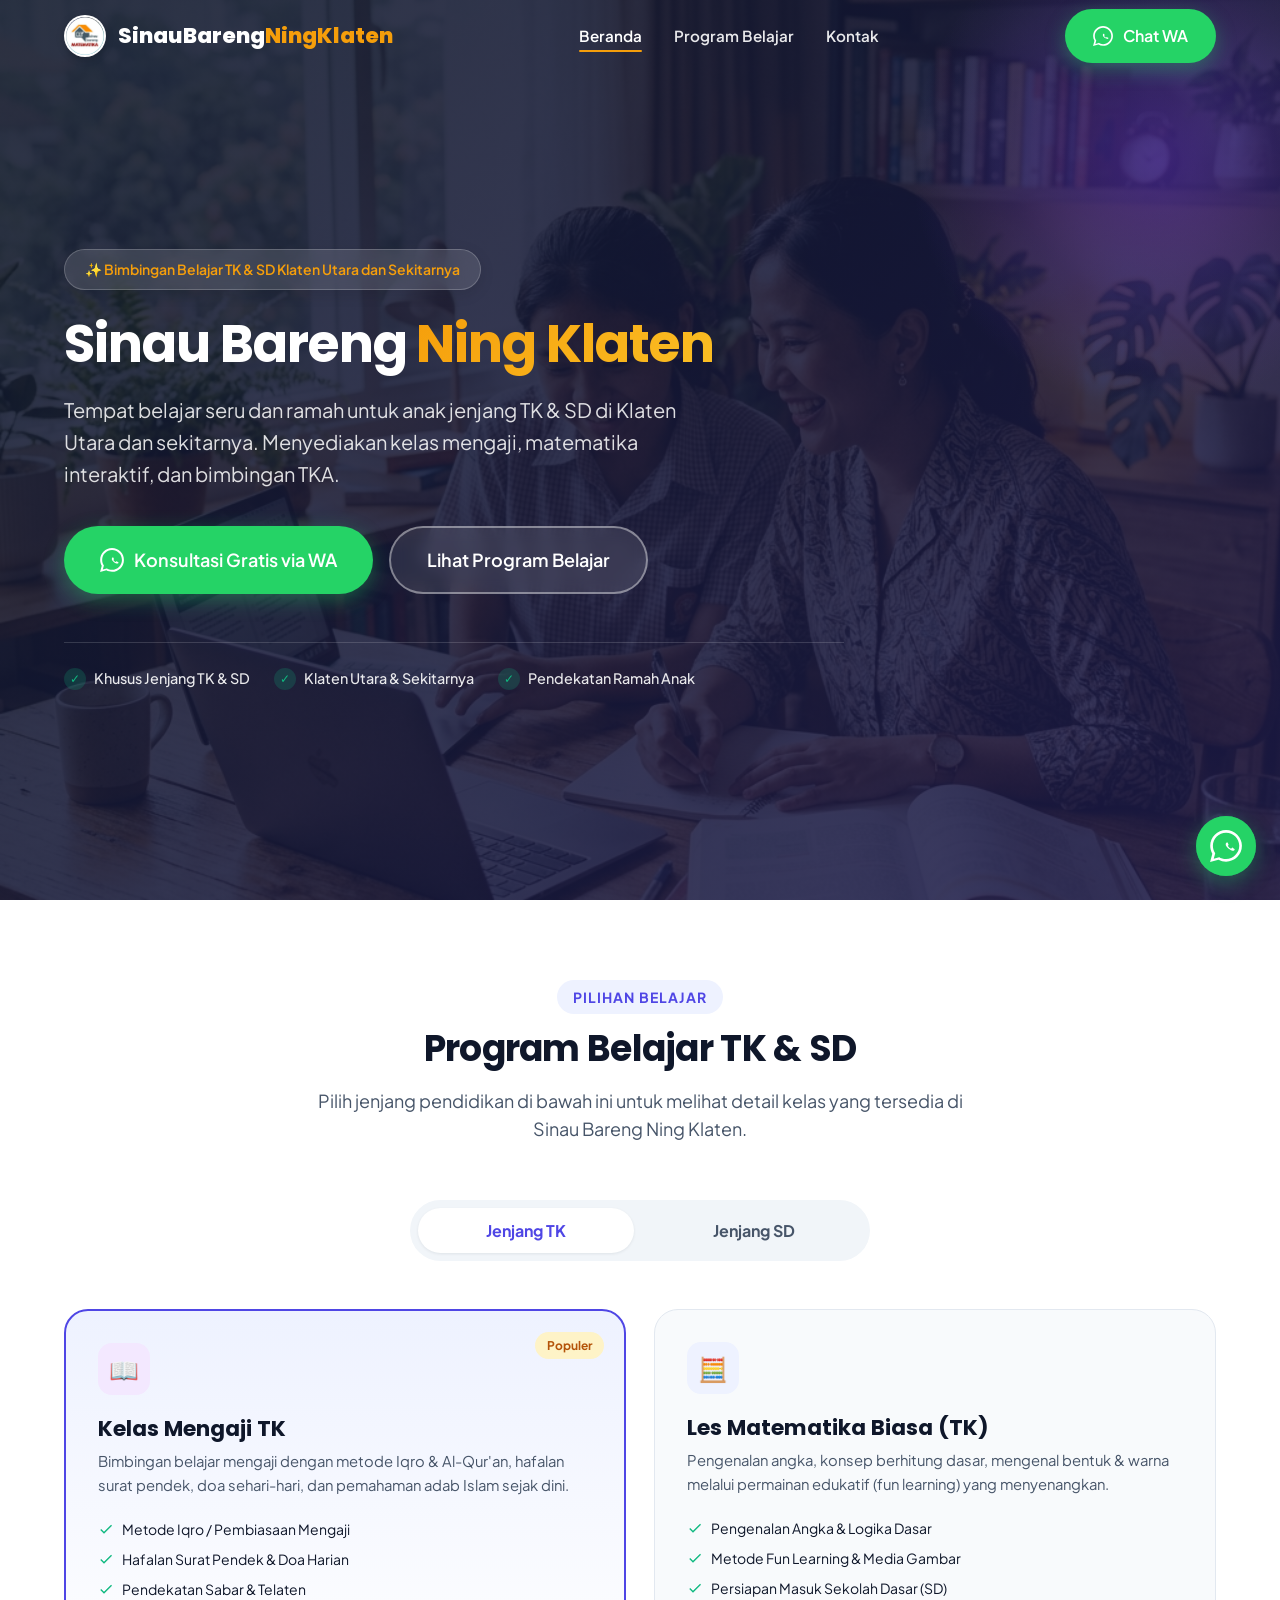
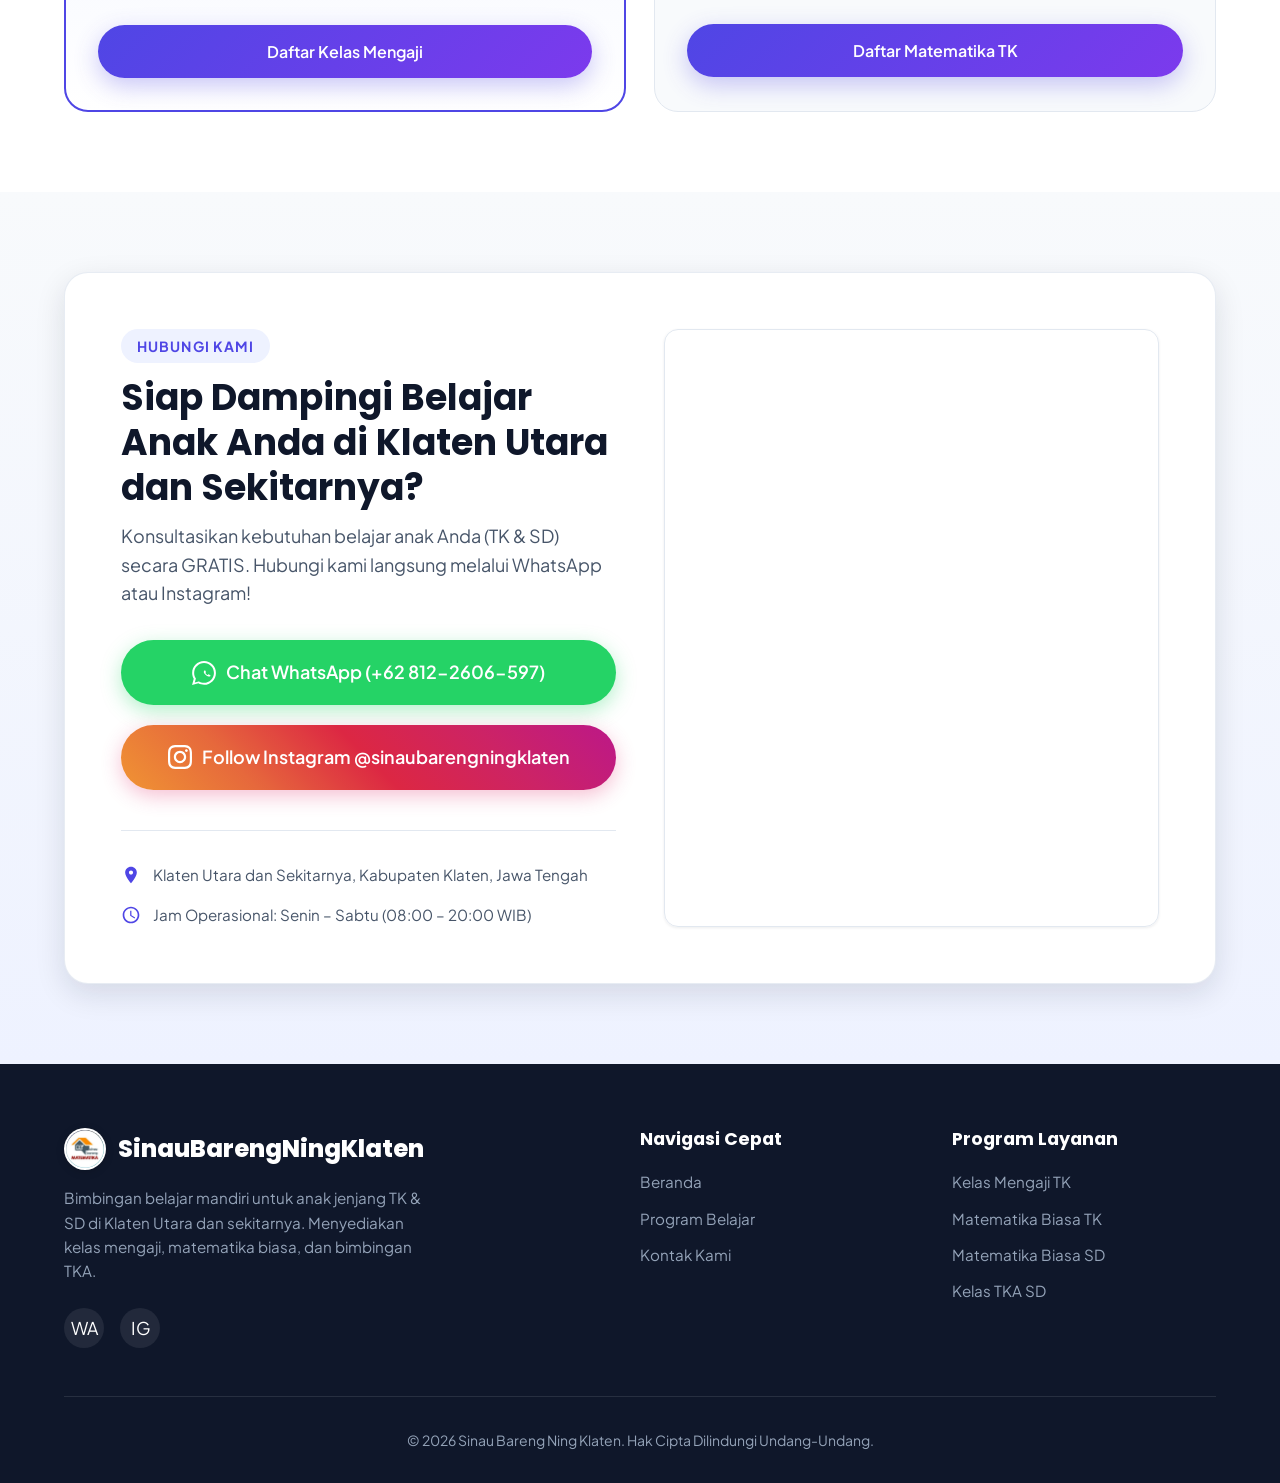
<file: index.html>
<!DOCTYPE html>
<html lang="id">

<head>
  <meta charset="UTF-8">
  <meta name="viewport" content="width=device-width, initial-scale=1.0">
  <title>Bimbingan Belajar Sinau Bareng Ning Klaten - Les TK & SD di Klaten Utara</title>

  <!-- Primary Meta Tags -->
  <meta name="title" content="Bimbingan Belajar Sinau Bareng Ning Klaten - Les TK & SD di Klaten Utara">
  <meta name="description"
    content="Bimbingan belajar terpercaya untuk jenjang TK & SD di Klaten Utara. Menyediakan kelas mengaji, matematika TK & SD, serta kelas TKA. Hubungi via WhatsApp!">
  <meta name="keywords"
    content="sinaubarengningklaten, les tk klaten, les sd klaten utara, mengaji tk, matematika sd, tka sd, bimbel klaten utara">
  <meta name="author" content="Sinau Bareng Ning Klaten">
  <meta name="robots" content="index, follow">
  <link rel="canonical" href="https://www.sinaubarengningklaten.com/">

  <!-- Open Graph / Facebook -->
  <meta property="og:type" content="website">
  <meta property="og:url" content="https://www.sinaubarengningklaten.com/">
  <meta property="og:title" content="Sinau Bareng Ning Klaten - Les TK & SD di Klaten Utara">
  <meta property="og:description"
    content="Les Mengaji, Matematika TK/SD, & Kelas TKA SD terpercaya di Klaten Utara. Hubungi via WhatsApp untuk konsultasi gratis!">
  <meta property="og:image" content="assets/hero-bg.png">

  <!-- Favicon -->
  <link rel="icon" type="image/png" href="assets/logo.png">

  <!-- Stylesheet -->
  <link rel="stylesheet" href="styles.css">

  <!-- JSON-LD Structured Data for Local Business -->
  <script type="application/ld+json">
  {
    "@context": "https://schema.org",
    "@type": "EducationalOrganization",
    "name": "Sinau Bareng Ning Klaten",
    "description": "Bimbingan belajar dan les privat TK & SD di Klaten Utara.",
    "url": "https://www.sinaubarengningklaten.com/",
    "telephone": "+628122606597",
    "address": {
      "@type": "PostalAddress",
      "addressLocality": "Klaten Utara dan Sekitarnya",
      "addressRegion": "Jawa Tengah",
      "addressCountry": "ID"
    },
    "openingHoursSpecification": [
      {
        "@type": "OpeningHoursSpecification",
        "dayOfWeek": ["Monday", "Tuesday", "Wednesday", "Thursday", "Friday", "Saturday"],
        "opens": "08:00",
        "closes": "20:00"
      }
    ],
    "sameAs": [
      "https://instagram.com/sinaubarengningklaten"
    ]
  }
  </script>
</head>

<body>

  <!-- HEADER & STICKY NAVBAR -->
  <header class="header" id="header">
    <div class="container nav-container">
      <a href="#hero" class="logo logo-white" id="nav-logo">
        <img src="assets/logo.png" alt="Sinau Bareng Ning Klaten Logo" class="logo-img">
        <div class="logo-text">SinauBareng<span>NingKlaten</span></div>
      </a>

      <nav class="nav-menu" id="nav-menu">
        <a href="#hero" class="nav-link active">Beranda</a>
        <a href="#program" class="nav-link">Program Belajar</a>
        <a href="#kontak" class="nav-link">Kontak</a>
      </nav>

      <div class="nav-actions">
        <a href="https://wa.me/628122606597?text=Halo%20Sinau%20Bareng%20Ning%20Klaten%2C%20saya%20ingin%20tanya%20mengenai%20program%20bimbingan%20belajar"
          target="_blank" rel="noopener noreferrer" class="btn btn-whatsapp">
          <svg width="20" height="20" viewBox="0 0 24 24" fill="currentColor">
            <path
              d="M.057 24l1.687-6.163c-1.041-1.804-1.588-3.849-1.587-5.946.003-6.556 5.338-11.891 11.893-11.891 3.181.001 6.167 1.24 8.413 3.488 2.245 2.248 3.481 5.236 3.48 8.414-.003 6.557-5.338 11.892-11.893 11.892-1.99-.001-3.951-.5-5.688-1.448l-6.305 1.654zm6.597-3.807c1.676.995 3.276 1.591 5.392 1.592 5.448 0 9.886-4.434 9.889-9.885.002-5.462-4.415-9.89-9.881-9.892-5.452 0-9.887 4.434-9.889 9.884-.001 2.225.651 3.891 1.746 5.634l-1.099 4.018 4.018-1.099zm10.74-6.426c.214.107.74.364.855.428.115.064.192.096.22.148.027.053.027.31-.08.61-.107.3-.63.587-.872.618-.242.031-.561.042-1.782-.442-1.472-.583-2.613-1.684-3.327-2.673-.085-.117-.618-.823-.618-1.57 0-.747.385-1.114.534-1.265.148-.15.322-.187.428-.187.107 0 .214 0 .307.006.1.006.234-.038.364.276.13.314.442 1.077.48 1.157.038.08.064.173.011.28-.053.107-.08.173-.16.267-.08.096-.17.214-.242.288-.08.08-.163.168-.07.327.093.159.414.685.889 1.109.611.545 1.127.714 1.287.794.16.08.254.067.347-.039.094-.107.401-.468.508-.629.107-.16.214-.134.364-.08z" />
          </svg>
          Chat WA
        </a>
        <button class="hamburger" id="hamburger" aria-label="Toggle navigation menu">
          <span></span>
          <span></span>
          <span></span>
        </button>
      </div>
    </div>
  </header>

  <!-- MAIN CONTENT -->
  <main>
    <!-- HERO SECTION -->
    <section class="hero" id="hero">
      <div class="container">
        <div class="hero-content">
          <div class="hero-tag">
            <span>✨ Bimbingan Belajar TK & SD Klaten Utara dan Sekitarnya</span>
          </div>
          <h1 class="hero-title">
            Sinau Bareng <span>Ning Klaten</span>
          </h1>
          <p class="hero-description">
            Tempat belajar seru dan ramah untuk anak jenjang TK & SD di Klaten Utara dan sekitarnya. Menyediakan kelas
            mengaji, matematika interaktif, dan bimbingan TKA.
          </p>
          <div class="hero-ctas">
            <a href="https://wa.me/628122606597?text=Halo%20Sinau%20Bareng%20Ning%20Klaten%2C%20saya%20tertarik%20untuk%20mendaftar%20les.%20Bisa%20info%20jadwal%20dan%20biayanya%3F"
              target="_blank" rel="noopener noreferrer" class="btn btn-whatsapp btn-lg">
              <svg width="24" height="24" viewBox="0 0 24 24" fill="currentColor">
                <path
                  d="M.057 24l1.687-6.163c-1.041-1.804-1.588-3.849-1.587-5.946.003-6.556 5.338-11.891 11.893-11.891 3.181.001 6.167 1.24 8.413 3.488 2.245 2.248 3.481 5.236 3.48 8.414-.003 6.557-5.338 11.892-11.893 11.892-1.99-.001-3.951-.5-5.688-1.448l-6.305 1.654zm6.597-3.807c1.676.995 3.276 1.591 5.392 1.592 5.448 0 9.886-4.434 9.889-9.885.002-5.462-4.415-9.89-9.881-9.892-5.452 0-9.887 4.434-9.889 9.884-.001 2.225.651 3.891 1.746 5.634l-1.099 4.018 4.018-1.099zm10.74-6.426c.214.107.74.364.855.428.115.064.192.096.22.148.027.053.027.31-.08.61-.107.3-.63.587-.872.618-.242.031-.561.042-1.782-.442-1.472-.583-2.613-1.684-3.327-2.673-.085-.117-.618-.823-.618-1.57 0-.747.385-1.114.534-1.265.148-.15.322-.187.428-.187.107 0 .214 0 .307.006.1.006.234-.038.364.276.13.314.442 1.077.48 1.157.038.08.064.173.011.28-.053.107-.08.173-.16.267-.08.096-.17.214-.242.288-.08.08-.163.168-.07.327.093.159.414.685.889 1.109.611.545 1.127.714 1.287.794.16.08.254.067.347-.039.094-.107.401-.468.508-.629.107-.16.214-.134.364-.08z" />
              </svg>
              Konsultasi Gratis via WA
            </a>
            <a href="#program" class="btn btn-outline btn-lg">
              Lihat Program Belajar
            </a>
          </div>
          <div class="hero-badges">
            <div class="hero-badge-item">
              <div class="hero-badge-icon">✓</div>
              <span>Khusus Jenjang TK & SD</span>
            </div>
            <div class="hero-badge-item">
              <div class="hero-badge-icon">✓</div>
              <span>Klaten Utara & Sekitarnya</span>
            </div>
            <div class="hero-badge-item">
              <div class="hero-badge-icon">✓</div>
              <span>Pendekatan Ramah Anak</span>
            </div>
          </div>
        </div>
      </div>
    </section>

    <!-- PROGRAM & JENJANG SECTION -->
    <section class="section program" id="program">
      <div class="container">
        <div class="section-header">
          <span class="section-subtitle">Pilihan Belajar</span>
          <h2 class="section-title">Program Belajar TK & SD</h2>
          <p class="section-description">
            Pilih jenjang pendidikan di bawah ini untuk melihat detail kelas yang tersedia di Sinau Bareng Ning Klaten.
          </p>
        </div>

        <!-- Segmented Tab Control (TK & SD Only) -->
        <div class="program-tabs">
          <button class="tab-btn active" data-tab="tab-tk">Jenjang TK</button>
          <button class="tab-btn" data-tab="tab-sd">Jenjang SD</button>
        </div>

        <!-- Tab Content TK -->
        <div class="tab-content active" id="tab-tk">
          <div class="program-grid">
            <div class="program-card featured">
              <div class="program-tag-top">
                <span class="badge badge-popular">Populer</span>
              </div>
              <div class="program-icon icon-social">📖</div>
              <h3 class="program-name">Kelas Mengaji TK</h3>
              <p class="program-desc">Bimbingan belajar mengaji dengan metode Iqro & Al-Qur'an, hafalan surat pendek,
                doa sehari-hari, dan pemahaman adab Islam sejak dini.</p>
              <div class="program-features">
                <div class="program-feature-item">
                  <svg width="16" height="16" viewBox="0 0 24 24" fill="currentColor">
                    <path d="M9 16.17L4.83 12l-1.42 1.41L9 19 21 7l-1.41-1.41z" />
                  </svg>
                  <span>Metode Iqro / Pembiasaan Mengaji</span>
                </div>
                <div class="program-feature-item">
                  <svg width="16" height="16" viewBox="0 0 24 24" fill="currentColor">
                    <path d="M9 16.17L4.83 12l-1.42 1.41L9 19 21 7l-1.41-1.41z" />
                  </svg>
                  <span>Hafalan Surat Pendek & Doa Harian</span>
                </div>
                <div class="program-feature-item">
                  <svg width="16" height="16" viewBox="0 0 24 24" fill="currentColor">
                    <path d="M9 16.17L4.83 12l-1.42 1.41L9 19 21 7l-1.41-1.41z" />
                  </svg>
                  <span>Pendekatan Sabar & Telaten</span>
                </div>
              </div>
              <a href="#kontak" class="btn btn-primary" style="width: 100%;">Daftar Kelas Mengaji</a>
            </div>

            <div class="program-card">
              <div class="program-icon icon-math">🧮</div>
              <h3 class="program-name">Les Matematika Biasa (TK)</h3>
              <p class="program-desc">Pengenalan angka, konsep berhitung dasar, mengenal bentuk & warna melalui
                permainan edukatif (fun learning) yang menyenangkan.</p>
              <div class="program-features">
                <div class="program-feature-item">
                  <svg width="16" height="16" viewBox="0 0 24 24" fill="currentColor">
                    <path d="M9 16.17L4.83 12l-1.42 1.41L9 19 21 7l-1.41-1.41z" />
                  </svg>
                  <span>Pengenalan Angka & Logika Dasar</span>
                </div>
                <div class="program-feature-item">
                  <svg width="16" height="16" viewBox="0 0 24 24" fill="currentColor">
                    <path d="M9 16.17L4.83 12l-1.42 1.41L9 19 21 7l-1.41-1.41z" />
                  </svg>
                  <span>Metode Fun Learning & Media Gambar</span>
                </div>
                <div class="program-feature-item">
                  <svg width="16" height="16" viewBox="0 0 24 24" fill="currentColor">
                    <path d="M9 16.17L4.83 12l-1.42 1.41L9 19 21 7l-1.41-1.41z" />
                  </svg>
                  <span>Persiapan Masuk Sekolah Dasar (SD)</span>
                </div>
              </div>
              <a href="#kontak" class="btn btn-primary" style="width: 100%;">Daftar Matematika TK</a>
            </div>
          </div>
        </div>

        <!-- Tab Content SD -->
        <div class="tab-content" id="tab-sd">
          <div class="program-grid">
            <div class="program-card featured">
              <div class="program-tag-top">
                <span class="badge badge-popular">Favorit</span>
              </div>
              <div class="program-icon icon-math">📐</div>
              <h3 class="program-name">Kelas Matematika Biasa (SD)</h3>
              <p class="program-desc">Pendalaman materi matematika SD kelas 1–6, pemahaman konsep berhitung, latihan
                soal ulangan harian, dan bantuan penyelesaian PR.</p>
              <div class="program-features">
                <div class="program-feature-item">
                  <svg width="16" height="16" viewBox="0 0 24 24" fill="currentColor">
                    <path d="M9 16.17L4.83 12l-1.42 1.41L9 19 21 7l-1.41-1.41z" />
                  </svg>
                  <span>Kelas 1 hingga Kelas 6 SD</span>
                </div>
                <div class="program-feature-item">
                  <svg width="16" height="16" viewBox="0 0 24 24" fill="currentColor">
                    <path d="M9 16.17L4.83 12l-1.42 1.41L9 19 21 7l-1.41-1.41z" />
                  </svg>
                  <span>Pemahaman Konsep & Trik Hitung Cepat</span>
                </div>
                <div class="program-feature-item">
                  <svg width="16" height="16" viewBox="0 0 24 24" fill="currentColor">
                    <path d="M9 16.17L4.83 12l-1.42 1.41L9 19 21 7l-1.41-1.41z" />
                  </svg>
                  <span>Bimbingan PR & Tugas Sekolah</span>
                </div>
              </div>
              <a href="#kontak" class="btn btn-primary" style="width: 100%;">Daftar Matematika SD</a>
            </div>

            <div class="program-card">
              <div class="program-icon icon-science">🎯</div>
              <h3 class="program-name">Kelas TKA (SD)</h3>
              <p class="program-desc">Bimbingan khusus Tes Kemampuan Akademik (TKA) SD. Berfokus pada logika penalaran,
                latihan soal-soal standar TKA, dan strategi sukses ujian.</p>
              <div class="program-features">
                <div class="program-feature-item">
                  <svg width="16" height="16" viewBox="0 0 24 24" fill="currentColor">
                    <path d="M9 16.17L4.83 12l-1.42 1.41L9 19 21 7l-1.41-1.41z" />
                  </svg>
                  <span>Latihan Bank Soal TKA Terupdate</span>
                </div>
                <div class="program-feature-item">
                  <svg width="16" height="16" viewBox="0 0 24 24" fill="currentColor">
                    <path d="M9 16.17L4.83 12l-1.42 1.41L9 19 21 7l-1.41-1.41z" />
                  </svg>
                  <span>Pembahasan Soal Penalaran & HOTS</span>
                </div>
                <div class="program-feature-item">
                  <svg width="16" height="16" viewBox="0 0 24 24" fill="currentColor">
                    <path d="M9 16.17L4.83 12l-1.42 1.41L9 19 21 7l-1.41-1.41z" />
                  </svg>
                  <span>Persiapan Ujian & Seleksi Akademik</span>
                </div>
              </div>
              <a href="#kontak" class="btn btn-primary" style="width: 100%;">Daftar Kelas TKA SD</a>
            </div>
          </div>
        </div>
      </div>
    </section>

    <!-- KONTAK & CTA SECTION (DIRECT JUMP IN) -->
    <section class="section kontak" id="kontak">
      <div class="container">
        <div class="kontak-wrapper">
          <div class="kontak-info">
            <div class="kontak-info-header">
              <span class="section-subtitle">Hubungi Kami</span>
              <h2>Siap Dampingi Belajar Anak Anda di Klaten Utara dan Sekitarnya?</h2>
              <p class="section-description">
                Konsultasikan kebutuhan belajar anak Anda (TK & SD) secara GRATIS. Hubungi kami langsung melalui
                WhatsApp atau Instagram!
              </p>
            </div>

            <div class="kontak-cta-buttons">
              <a href="https://wa.me/628122606597?text=Halo%20Sinau%20Bareng%20Ning%20Klaten%2C%20saya%20tertarik%20tanya-tanya%20program%20les%20TK%2FSD"
                target="_blank" rel="noopener noreferrer" class="btn btn-whatsapp btn-lg">
                <svg width="24" height="24" viewBox="0 0 24 24" fill="currentColor">
                  <path
                    d="M.057 24l1.687-6.163c-1.041-1.804-1.588-3.849-1.587-5.946.003-6.556 5.338-11.891 11.893-11.891 3.181.001 6.167 1.24 8.413 3.488 2.245 2.248 3.481 5.236 3.48 8.414-.003 6.557-5.338 11.892-11.893 11.892-1.99-.001-3.951-.5-5.688-1.448l-6.305 1.654zm6.597-3.807c1.676.995 3.276 1.591 5.392 1.592 5.448 0 9.886-4.434 9.889-9.885.002-5.462-4.415-9.89-9.881-9.892-5.452 0-9.887 4.434-9.889 9.884-.001 2.225.651 3.891 1.746 5.634l-1.099 4.018 4.018-1.099zm10.74-6.426c.214.107.74.364.855.428.115.064.192.096.22.148.027.053.027.31-.08.61-.107.3-.63.587-.872.618-.242.031-.561.042-1.782-.442-1.472-.583-2.613-1.684-3.327-2.673-.085-.117-.618-.823-.618-1.57 0-.747.385-1.114.534-1.265.148-.15.322-.187.428-.187.107 0 .214 0 .307.006.1.006.234-.038.364.276.13.314.442 1.077.48 1.157.038.08.064.173.011.28-.053.107-.08.173-.16.267-.08.096-.17.214-.242.288-.08.08-.163.168-.07.327.093.159.414.685.889 1.109.611.545 1.127.714 1.287.794.16.08.254.067.347-.039.094-.107.401-.468.508-.629.107-.16.214-.134.364-.08z" />
                </svg>
                Chat WhatsApp (+62 812-2606-597)
              </a>

              <a href="https://instagram.com/sinaubarengningklaten" target="_blank" rel="noopener noreferrer"
                class="btn btn-instagram btn-lg">
                <svg width="24" height="24" viewBox="0 0 24 24" fill="currentColor">
                  <path
                    d="M12 2.163c3.204 0 3.584.012 4.85.07 3.252.148 4.771 1.691 4.919 4.919.058 1.265.069 1.645.069 4.849 0 3.205-.012 3.584-.069 4.849-.149 3.225-1.664 4.771-4.919 4.919-1.266.058-1.644.07-4.85.07-3.204 0-3.584-.012-4.849-.07-3.26-.149-4.771-1.699-4.919-4.92-.058-1.265-.07-1.644-.07-4.849 0-3.204.013-3.583.07-4.849.149-3.227 1.664-4.771 4.919-4.919 1.266-.057 1.645-.069 4.849-.069zm0-2.163c-3.259 0-3.667.014-4.947.072-4.358.2-6.78 2.618-6.98 6.98-.059 1.281-.073 1.689-.073 4.948 0 3.259.014 3.668.072 4.948.2 4.358 2.618 6.78 6.98 6.98 1.281.058 1.689.072 4.948.072 3.259 0 3.668-.014 4.948-.072 4.354-.2 6.782-2.618 6.979-6.98.059-1.28.073-1.689.073-4.948 0-3.259-.014-3.667-.072-4.947-.196-4.354-2.617-6.78-6.979-6.98-1.281-.059-1.69-.073-4.949-.073zm0 5.838c-3.403 0-6.162 2.759-6.162 6.162s2.759 6.163 6.162 6.163 6.162-2.759 6.162-6.163c0-3.403-2.759-6.162-6.162-6.162zm0 10.162c-2.209 0-4-1.79-4-4 0-2.209 1.791-4 4-4s4 1.791 4 4c0 2.21-1.791 4-4 4zm6.406-11.845c-.796 0-1.441.645-1.441 1.44s.645 1.44 1.441 1.44c.795 0 1.439-.645 1.439-1.44s-.644-1.44-1.439-1.44z" />
                </svg>
                Follow Instagram @sinaubarengningklaten
              </a>
            </div>

            <div class="kontak-details">
              <div class="kontak-detail-item">
                <svg width="20" height="20" viewBox="0 0 24 24" fill="currentColor">
                  <path
                    d="M12 2C8.13 2 5 5.13 5 9c0 5.25 7 13 7 13s7-7.75 7-13c0-3.87-3.13-7-7-7zm0 9.5c-1.38 0-2.5-1.12-2.5-2.5s1.12-2.5 2.5-2.5 2.5 1.12 2.5 2.5-1.12 2.5-2.5 2.5z" />
                </svg>
                <span>Klaten Utara dan Sekitarnya, Kabupaten Klaten, Jawa Tengah</span>
              </div>
              <div class="kontak-detail-item">
                <svg width="20" height="20" viewBox="0 0 24 24" fill="currentColor">
                  <path
                    d="M11.99 2C6.47 2 2 6.48 2 12s4.47 10 9.99 10C17.52 22 22 17.52 22 12S17.52 2 11.99 2zM12 20c-4.42 0-8-3.58-8-8s3.58-8 8-8 8 3.58 8 8-3.58 8-8 8zm.5-13H11v6l5.25 3.15.75-1.23-4.5-2.67z" />
                </svg>
                <span>Jam Operasional: Senin – Sabtu (08:00 – 20:00 WIB)</span>
              </div>
            </div>
          </div>

          <!-- Embedded Map Preview (Klaten Utara) -->
          <div class="map-container">
            <iframe
              src="https://www.google.com/maps/embed?pb=!1m18!1m12!1m3!1d3953.725916024108!2d110.5980!3d-7.6950!2m3!1f0!2f0!3f0!3m2!1i1024!2i768!4f13.1!3m3!1m2!1s0x2e7a442d8f95a4a5%3A0x4027a76e352e040!2sKlaten%20Utara%2C%20Kabupaten%20Klaten%2C%20Jawa%20Tengah!5e0!3m2!1sid!2sid!4v1700000000000!5m2!1sid!2sid"
              allowfullscreen="" loading="lazy" referrerpolicy="no-referrer-when-downgrade"
              title="Lokasi Bimbingan Belajar Sinau Bareng Ning Klaten Utara">
            </iframe>
          </div>
        </div>
      </div>
    </section>
  </main>

  <!-- FLOATING WHATSAPP BUTTON -->
  <div class="floating-wa">
    <span class="floating-wa-tooltip">Tanya-tanya via WhatsApp</span>
    <a href="https://wa.me/628122606597?text=Halo%20Sinau%20Bareng%20Ning%20Klaten%2C%20saya%20ingin%20konsultasi%20mengenai%20les"
      target="_blank" rel="noopener noreferrer" class="floating-wa-btn" aria-label="Chat WhatsApp">
      <svg width="32" height="32" viewBox="0 0 24 24" fill="currentColor">
        <path
          d="M.057 24l1.687-6.163c-1.041-1.804-1.588-3.849-1.587-5.946.003-6.556 5.338-11.891 11.893-11.891 3.181.001 6.167 1.24 8.413 3.488 2.245 2.248 3.481 5.236 3.48 8.414-.003 6.557-5.338 11.892-11.893 11.892-1.99-.001-3.951-.5-5.688-1.448l-6.305 1.654zm6.597-3.807c1.676.995 3.276 1.591 5.392 1.592 5.448 0 9.886-4.434 9.889-9.885.002-5.462-4.415-9.89-9.881-9.892-5.452 0-9.887 4.434-9.889 9.884-.001 2.225.651 3.891 1.746 5.634l-1.099 4.018 4.018-1.099zm10.74-6.426c.214.107.74.364.855.428.115.064.192.096.22.148.027.053.027.31-.08.61-.107.3-.63.587-.872.618-.242.031-.561.042-1.782-.442-1.472-.583-2.613-1.684-3.327-2.673-.085-.117-.618-.823-.618-1.57 0-.747.385-1.114.534-1.265.148-.15.322-.187.428-.187.107 0 .214 0 .307.006.1.006.234-.038.364.276.13.314.442 1.077.48 1.157.038.08.064.173.011.28-.053.107-.08.173-.16.267-.08.096-.17.214-.242.288-.08.08-.163.168-.07.327.093.159.414.685.889 1.109.611.545 1.127.714 1.287.794.16.08.254.067.347-.039.094-.107.401-.468.508-.629.107-.16.214-.134.364-.08z" />
      </svg>
    </a>
  </div>

  <!-- FOOTER -->
  <footer class="footer">
    <div class="container">
      <div class="footer-grid">
        <div class="footer-brand">
          <div class="footer-logo">
            <img src="assets/logo.png" alt="Sinau Bareng Ning Klaten Logo" class="logo-img">
            SinauBarengNingKlaten</span>
          </div>
          <p class="footer-desc">
            Bimbingan belajar mandiri untuk anak jenjang TK & SD di Klaten Utara dan sekitarnya. Menyediakan kelas
            mengaji, matematika biasa, dan bimbingan TKA.
          </p>
          <div class="social-links">
            <a href="https://wa.me/628122606597" target="_blank" rel="noopener noreferrer" class="social-link"
              aria-label="WhatsApp">WA</a>
            <a href="https://instagram.com/sinaubarengningklaten" target="_blank" rel="noopener noreferrer"
              class="social-link" aria-label="Instagram">IG</a>
          </div>
        </div>

        <div>
          <h4 class="footer-title">Navigasi Cepat</h4>
          <div class="footer-links">
            <a href="#hero">Beranda</a>
            <a href="#program">Program Belajar</a>
            <a href="#kontak">Kontak Kami</a>
          </div>
        </div>

        <div>
          <h4 class="footer-title">Program Layanan</h4>
          <div class="footer-links">
            <a href="#program">Kelas Mengaji TK</a>
            <a href="#program">Matematika Biasa TK</a>
            <a href="#program">Matematika Biasa SD</a>
            <a href="#program">Kelas TKA SD</a>
          </div>
        </div>
      </div>

      <div class="footer-bottom">
        <p>&copy; 2026 Sinau Bareng Ning Klaten. Hak Cipta Dilindungi Undang-Undang.</p>
      </div>
    </div>
  </footer>

  <!-- Script File -->
  <script src="script.js"></script>
</body>

</html>
</file>
<file: styles.css>
/* ==========================================================================
   SINAU BARENG NING KLATEN - MODERN PROMOTIONAL LANDING PAGE STYLESHEET
   Design System & Tokens
   ========================================================================== */

@import url('https://fonts.googleapis.com/css2?family=Plus+Jakarta+Sans:wght@400;500;600;700&family=Poppins:wght@600;700;800&display=swap');

:root {
  /* Color Palette */
  --primary: #4F46E5;
  --primary-hover: #4338CA;
  --primary-light: #EEF2FF;
  --primary-gradient: linear-gradient(135deg, #4F46E5 0%, #7C3AED 100%);
  
  --secondary: #F59E0B;
  --secondary-hover: #D97706;
  --secondary-light: #FEF3C7;
  
  --whatsapp: #25D366;
  --whatsapp-hover: #1EBE5D;
  --whatsapp-shadow: rgba(37, 211, 102, 0.35);
  
  --instagram: #E1306C;
  --instagram-gradient: linear-gradient(45deg, #f09433 0%, #e6683c 25%, #dc2743 50%, #cc2366 75%, #bc1888 100%);
  
  --text-main: #0F172A;
  --text-muted: #475569;
  --text-light: #94A3B8;
  --text-white: #FFFFFF;
  
  --bg-body: #F8FAFC;
  --bg-surface: #FFFFFF;
  --bg-subtle: #F1F5F9;
  --bg-dark: #0F172A;

  /* Accent Colors */
  --accent-blue: #3B82F6;
  --accent-green: #10B981;
  --accent-purple: #8B5CF6;
  --accent-rose: #F43F5E;

  /* Layout & Geometry */
  --max-width: 1200px;
  --header-height: 72px;
  --radius-sm: 8px;
  --radius-md: 14px;
  --radius-lg: 24px;
  --radius-full: 9999px;

  /* Shadows */
  --shadow-sm: 0 1px 3px rgba(15, 23, 42, 0.08);
  --shadow-md: 0 4px 14px rgba(15, 23, 42, 0.1);
  --shadow-lg: 0 10px 30px rgba(15, 23, 42, 0.12);
  --shadow-primary: 0 8px 25px rgba(79, 70, 229, 0.3);

  /* Transitions */
  --transition-fast: 0.2s cubic-bezier(0.4, 0, 0.2, 1);
  --transition-normal: 0.3s cubic-bezier(0.4, 0, 0.2, 1);
  --transition-bounce: 0.4s cubic-bezier(0.34, 1.56, 0.64, 1);
}

/* Reset & Base Styles */
*, *::before, *::after {
  box-sizing: border-box;
  margin: 0;
  padding: 0;
}

html {
  scroll-behavior: smooth;
  font-size: 16px;
  -webkit-text-size-adjust: 100%;
}

body {
  font-family: 'Plus Jakarta Sans', sans-serif;
  color: var(--text-main);
  background-color: var(--bg-body);
  line-height: 1.6;
  overflow-x: hidden;
}

h1, h2, h3, h4, h5, h6 {
  font-family: 'Poppins', sans-serif;
  font-weight: 700;
  line-height: 1.25;
  color: var(--text-main);
}

a {
  color: inherit;
  text-decoration: none;
}

img {
  max-width: 100%;
  height: auto;
  display: block;
}

button {
  font-family: inherit;
  cursor: pointer;
  border: none;
  background: none;
}

ul {
  list-style: none;
}

.container {
  width: 100%;
  max-width: var(--max-width);
  margin: 0 auto;
  padding: 0 1.5rem;
}

.section {
  padding: 5rem 0;
  scroll-margin-top: calc(var(--header-height) + 1rem);
}

.section-header {
  text-align: center;
  max-width: 680px;
  margin: 0 auto 3.5rem auto;
}

.section-subtitle {
  display: inline-block;
  font-size: 0.875rem;
  font-weight: 700;
  text-transform: uppercase;
  letter-spacing: 0.08em;
  color: var(--primary);
  background-color: var(--primary-light);
  padding: 0.35rem 1rem;
  border-radius: var(--radius-full);
  margin-bottom: 0.75rem;
}

.section-title {
  font-size: 2.25rem;
  color: var(--text-main);
  margin-bottom: 1rem;
  letter-spacing: -0.02em;
}

.section-description {
  font-size: 1.125rem;
  color: var(--text-muted);
}

/* ==========================================================================
   BUTTONS & UI COMPONENTS
   ========================================================================== */

.btn {
  display: inline-flex;
  align-items: center;
  justify-content: center;
  gap: 0.625rem;
  font-size: 1rem;
  font-weight: 600;
  padding: 0.875rem 1.75rem;
  border-radius: var(--radius-full);
  transition: all var(--transition-normal);
  text-align: center;
  white-space: nowrap;
}

.btn-primary {
  background: var(--primary-gradient);
  color: var(--text-white);
  box-shadow: var(--shadow-primary);
}

.btn-primary:hover {
  transform: translateY(-2px);
  box-shadow: 0 12px 28px rgba(79, 70, 229, 0.4);
}

.btn-whatsapp {
  background-color: var(--whatsapp);
  color: var(--text-white);
  box-shadow: 0 6px 20px var(--whatsapp-shadow);
}

.btn-whatsapp:hover {
  background-color: var(--whatsapp-hover);
  transform: translateY(-2px);
  box-shadow: 0 10px 25px var(--whatsapp-shadow);
}

.btn-outline {
  border: 2px solid rgba(255, 255, 255, 0.4);
  color: var(--text-white);
  background: rgba(255, 255, 255, 0.1);
  backdrop-filter: blur(8px);
}

.btn-outline:hover {
  background: rgba(255, 255, 255, 0.25);
  border-color: rgba(255, 255, 255, 0.8);
  transform: translateY(-2px);
}

.btn-instagram {
  background: var(--instagram-gradient);
  color: var(--text-white);
  box-shadow: 0 6px 20px rgba(225, 48, 108, 0.3);
}

.btn-instagram:hover {
  transform: translateY(-2px);
  box-shadow: 0 10px 25px rgba(225, 48, 108, 0.4);
}

.btn-lg {
  padding: 1.125rem 2.25rem;
  font-size: 1.125rem;
}

.badge {
  display: inline-flex;
  align-items: center;
  gap: 0.35rem;
  padding: 0.25rem 0.75rem;
  border-radius: var(--radius-full);
  font-size: 0.75rem;
  font-weight: 700;
}

.badge-privat {
  background-color: #E0F2FE;
  color: #0369A1;
}

.badge-kelompok {
  background-color: #DCFCE7;
  color: #15803D;
}

.badge-popular {
  background-color: var(--secondary-light);
  color: #B45309;
}

/* ==========================================================================
   HEADER & STICKY NAVBAR
   ========================================================================== */

.header {
  position: fixed;
  top: 0;
  left: 0;
  width: 100%;
  height: var(--header-height);
  z-index: 1000;
  transition: all var(--transition-normal);
}

.header.scrolled {
  background: rgba(255, 255, 255, 0.88);
  backdrop-filter: blur(16px);
  -webkit-backdrop-filter: blur(16px);
  box-shadow: var(--shadow-sm);
  height: 64px;
}

.nav-container {
  display: flex;
  align-items: center;
  justify-content: space-between;
  height: 100%;
}

.logo {
  display: flex;
  align-items: center;
  gap: 0.75rem;
  font-family: 'Poppins', sans-serif;
  font-weight: 800;
  font-size: 1.35rem;
  color: var(--text-main);
}

.header:not(.scrolled) .logo-white {
  color: var(--text-white);
}

.logo-img {
  width: 42px;
  height: 42px;
  border-radius: 50%;
  object-fit: cover;
  box-shadow: 0 2px 8px rgba(0, 0, 0, 0.15);
  transition: transform var(--transition-fast);
  background-color: #FFFFFF;
  border: 2px solid rgba(255, 255, 255, 0.8);
}

.logo-img:hover {
  transform: scale(1.08);
}

.logo-text span {
  color: var(--secondary);
}

.nav-menu {
  display: flex;
  align-items: center;
  gap: 2rem;
}

.nav-link {
  font-size: 0.95rem;
  font-weight: 600;
  color: var(--text-muted);
  transition: color var(--transition-fast);
  position: relative;
}

.header:not(.scrolled) .nav-link {
  color: rgba(255, 255, 255, 0.9);
}

.header:not(.scrolled) .nav-link:hover,
.header:not(.scrolled) .nav-link.active {
  color: var(--text-white);
}

.nav-link:hover,
.nav-link.active {
  color: var(--primary);
}

.nav-link::after {
  content: '';
  position: absolute;
  bottom: -4px;
  left: 0;
  width: 0;
  height: 2px;
  background: var(--primary-gradient);
  border-radius: 2px;
  transition: width var(--transition-fast);
}

.header:not(.scrolled) .nav-link::after {
  background: var(--secondary);
}

.nav-link.active::after,
.nav-link:hover::after {
  width: 100%;
}

.nav-actions {
  display: flex;
  align-items: center;
  gap: 1rem;
}

.hamburger {
  display: none;
  flex-direction: column;
  justify-content: space-between;
  width: 28px;
  height: 20px;
  background: transparent;
  z-index: 1001;
}

.hamburger span {
  display: block;
  width: 100%;
  height: 2.5px;
  background-color: var(--text-main);
  border-radius: 2px;
  transition: all var(--transition-fast);
}

.header:not(.scrolled) .hamburger span {
  background-color: var(--text-white);
}

.hamburger.active span:nth-child(1) {
  transform: translateY(8.5px) rotate(45deg);
  background-color: var(--text-main) !important;
}

.hamburger.active span:nth-child(2) {
  opacity: 0;
}

.hamburger.active span:nth-child(3) {
  transform: translateY(-8.5px) rotate(-45deg);
  background-color: var(--text-main) !important;
}

/* ==========================================================================
   HERO SECTION
   ========================================================================== */

.hero {
  position: relative;
  min-height: 100vh;
  padding-top: calc(var(--header-height) + 3rem);
  padding-bottom: 5rem;
  display: flex;
  align-items: center;
  background-image: linear-gradient(135deg, rgba(15, 23, 42, 0.88) 0%, rgba(30, 27, 75, 0.85) 100%), url('assets/hero-bg.png');
  background-size: cover;
  background-position: center;
  background-attachment: fixed;
  color: var(--text-white);
  overflow: hidden;
}

.hero-content {
  max-width: 780px;
  position: relative;
  z-index: 2;
}

.hero-tag {
  display: inline-flex;
  align-items: center;
  gap: 0.5rem;
  padding: 0.5rem 1.25rem;
  background: rgba(255, 255, 255, 0.12);
  backdrop-filter: blur(12px);
  border: 1px solid rgba(255, 255, 255, 0.2);
  border-radius: var(--radius-full);
  font-size: 0.875rem;
  font-weight: 600;
  color: var(--secondary);
  margin-bottom: 1.5rem;
  box-shadow: 0 4px 15px rgba(0, 0, 0, 0.1);
}

.hero-title {
  font-size: 3.25rem;
  color: var(--text-white);
  margin-bottom: 1.25rem;
  letter-spacing: -0.02em;
  line-height: 1.15;
}

.hero-title span {
  background: linear-gradient(135deg, #F59E0B 0%, #FBBF24 100%);
  -webkit-background-clip: text;
  -webkit-text-fill-color: transparent;
}

.hero-description {
  font-size: 1.25rem;
  color: rgba(255, 255, 255, 0.85);
  margin-bottom: 2.25rem;
  max-width: 640px;
  font-weight: 400;
}

.hero-ctas {
  display: flex;
  flex-wrap: wrap;
  gap: 1rem;
  margin-bottom: 3rem;
}

.hero-badges {
  display: flex;
  flex-wrap: wrap;
  gap: 1.5rem;
  padding-top: 1.5rem;
  border-top: 1px solid rgba(255, 255, 255, 0.15);
}

.hero-badge-item {
  display: flex;
  align-items: center;
  gap: 0.5rem;
  font-size: 0.9rem;
  color: rgba(255, 255, 255, 0.9);
  font-weight: 500;
}

.hero-badge-icon {
  width: 22px;
  height: 22px;
  border-radius: 50%;
  background: rgba(16, 185, 129, 0.2);
  color: #10B981;
  display: flex;
  align-items: center;
  justify-content: center;
  font-size: 0.75rem;
}

/* Decorative background glow */
.hero::after {
  content: '';
  position: absolute;
  top: -10%;
  right: -10%;
  width: 500px;
  height: 500px;
  background: radial-gradient(circle, rgba(124, 58, 237, 0.35) 0%, rgba(0,0,0,0) 70%);
  z-index: 1;
  pointer-events: none;
}

/* ==========================================================================
   CAKUPAN WILAYAH SECTION
   ========================================================================== */

.wilayah {
  background-color: var(--bg-body);
}

.wilayah-grid {
  display: grid;
  grid-template-columns: repeat(auto-fit, minmax(320px, 1fr));
  gap: 1.5rem;
  margin-bottom: 2.5rem;
}

.wilayah-card {
  background: var(--bg-surface);
  border-radius: var(--radius-md);
  padding: 1.75rem;
  border: 1px solid rgba(226, 232, 240, 0.8);
  box-shadow: var(--shadow-sm);
  transition: all var(--transition-normal);
  display: flex;
  flex-direction: column;
  justify-content: space-between;
}

.wilayah-card:hover {
  transform: translateY(-4px);
  box-shadow: var(--shadow-md);
  border-color: var(--primary-light);
}

.wilayah-header {
  display: flex;
  align-items: flex-start;
  gap: 1rem;
  margin-bottom: 1rem;
}

.wilayah-icon {
  width: 44px;
  height: 44px;
  background: var(--primary-light);
  color: var(--primary);
  border-radius: var(--radius-sm);
  display: flex;
  align-items: center;
  justify-content: center;
  font-size: 1.25rem;
  flex-shrink: 0;
}

.wilayah-title {
  font-size: 1.25rem;
  color: var(--text-main);
  margin-bottom: 0.25rem;
}

.wilayah-sub {
  font-size: 0.875rem;
  color: var(--text-muted);
}

.wilayah-badges {
  display: flex;
  gap: 0.5rem;
  flex-wrap: wrap;
  margin-top: 1rem;
  padding-top: 1rem;
  border-top: 1px dashed #E2E8F0;
}

.wilayah-notice {
  text-align: center;
  padding: 1.25rem;
  background: #EFF6FF;
  border: 1px solid #BFDBFE;
  border-radius: var(--radius-md);
  color: #1E40AF;
  font-size: 0.95rem;
}

.wilayah-notice a {
  font-weight: 700;
  text-decoration: underline;
  color: var(--primary);
}

/* ==========================================================================
   PROGRAM & JENJANG SECTION
   ========================================================================== */

.program {
  background-color: var(--bg-surface);
}

.program-tabs {
  display: flex;
  justify-content: center;
  gap: 0.75rem;
  margin-bottom: 3rem;
  background: var(--bg-subtle);
  padding: 0.5rem;
  border-radius: var(--radius-full);
  max-width: 460px;
  margin-left: auto;
  margin-right: auto;
}

.tab-btn {
  flex: 1;
  padding: 0.75rem 1.5rem;
  font-weight: 700;
  font-size: 1rem;
  border-radius: var(--radius-full);
  color: var(--text-muted);
  transition: all var(--transition-fast);
}

.tab-btn.active {
  background-color: var(--bg-surface);
  color: var(--primary);
  box-shadow: var(--shadow-sm);
}

.tab-content {
  display: none;
}

.tab-content.active {
  display: block;
  animation: fadeIn 0.4s ease;
}

@keyframes fadeIn {
  from { opacity: 0; transform: translateY(10px); }
  to { opacity: 1; transform: translateY(0); }
}

.program-grid {
  display: grid;
  grid-template-columns: repeat(auto-fit, minmax(280px, 1fr));
  gap: 1.75rem;
}

.program-card {
  background: var(--bg-body);
  border-radius: var(--radius-lg);
  padding: 2rem;
  border: 1px solid #E2E8F0;
  transition: all var(--transition-normal);
  position: relative;
  overflow: hidden;
}

.program-card:hover {
  transform: translateY(-5px);
  box-shadow: var(--shadow-lg);
  border-color: var(--primary);
}

.program-card.featured {
  background: linear-gradient(180deg, #EEF2FF 0%, #FFFFFF 100%);
  border: 2px solid var(--primary);
}

.program-tag-top {
  position: absolute;
  top: 1.25rem;
  right: 1.25rem;
}

.program-icon {
  width: 52px;
  height: 52px;
  border-radius: var(--radius-md);
  display: flex;
  align-items: center;
  justify-content: center;
  font-size: 1.5rem;
  margin-bottom: 1.25rem;
}

.icon-math { background: #EEF2FF; color: var(--primary); }
.icon-science { background: #ECFDF5; color: var(--accent-green); }
.icon-english { background: #FEF3C7; color: var(--secondary); }
.icon-indonesian { background: #FFE4E6; color: var(--accent-rose); }
.icon-social { background: #F3E8FF; color: var(--accent-purple); }

.program-name {
  font-size: 1.35rem;
  margin-bottom: 0.5rem;
}

.program-desc {
  font-size: 0.925rem;
  color: var(--text-muted);
  margin-bottom: 1.25rem;
}

.program-features {
  margin-bottom: 1.5rem;
}

.program-feature-item {
  display: flex;
  align-items: center;
  gap: 0.5rem;
  font-size: 0.875rem;
  color: var(--text-main);
  margin-bottom: 0.5rem;
}

.program-feature-item svg {
  color: var(--accent-green);
  flex-shrink: 0;
}

/* ==========================================================================
   KEUNGGULAN & STATS SECTION
   ========================================================================== */

.keunggulan {
  background-color: var(--bg-body);
}

.keunggulan-grid {
  display: grid;
  grid-template-columns: repeat(auto-fit, minmax(300px, 1fr));
  gap: 2rem;
  margin-bottom: 4rem;
}

.keunggulan-card {
  background: var(--bg-surface);
  padding: 2.25rem 1.75rem;
  border-radius: var(--radius-lg);
  box-shadow: var(--shadow-sm);
  border: 1px solid #E2E8F0;
  transition: all var(--transition-normal);
}

.keunggulan-card:hover {
  transform: translateY(-4px);
  box-shadow: var(--shadow-md);
}

.keunggulan-icon {
  width: 56px;
  height: 56px;
  background: var(--primary-gradient);
  color: var(--text-white);
  border-radius: var(--radius-md);
  display: flex;
  align-items: center;
  justify-content: center;
  font-size: 1.5rem;
  margin-bottom: 1.25rem;
  box-shadow: var(--shadow-primary);
}

.keunggulan-title {
  font-size: 1.25rem;
  margin-bottom: 0.75rem;
}

.keunggulan-desc {
  font-size: 0.95rem;
  color: var(--text-muted);
}

/* Stats Counter Box */
.stats-banner {
  background: var(--bg-dark);
  color: var(--text-white);
  border-radius: var(--radius-lg);
  padding: 3rem 2rem;
  display: grid;
  grid-template-columns: repeat(auto-fit, minmax(200px, 1fr));
  gap: 2rem;
  text-align: center;
  box-shadow: var(--shadow-lg);
}

.stat-item {
  padding: 1rem;
}

.stat-number {
  font-family: 'Poppins', sans-serif;
  font-size: 3rem;
  font-weight: 800;
  color: var(--secondary);
  margin-bottom: 0.25rem;
  line-height: 1;
}

.stat-label {
  font-size: 0.95rem;
  color: var(--text-light);
  font-weight: 500;
}

/* ==========================================================================
   TESTIMONI SECTION
   ========================================================================== */

.testimoni {
  background-color: var(--bg-surface);
  overflow: hidden;
}

.testimoni-slider {
  position: relative;
  max-width: 900px;
  margin: 0 auto;
}

.testimoni-track-container {
  overflow: hidden;
  border-radius: var(--radius-lg);
}

.testimoni-track {
  display: flex;
  transition: transform 0.4s ease-in-out;
}

.testimoni-slide {
  min-width: 100%;
  box-sizing: border-box;
  padding: 1rem;
}

.testimoni-card {
  background: var(--bg-body);
  padding: 2.5rem;
  border-radius: var(--radius-lg);
  border: 1px solid #E2E8F0;
  box-shadow: var(--shadow-sm);
  position: relative;
}

.testimoni-quote-icon {
  position: absolute;
  top: 1.5rem;
  right: 2rem;
  font-size: 4rem;
  color: var(--primary-light);
  font-family: Georgia, serif;
  line-height: 1;
  user-select: none;
}

.testimoni-stars {
  color: var(--secondary);
  margin-bottom: 1rem;
  font-size: 1.1rem;
}

.testimoni-text {
  font-size: 1.125rem;
  color: var(--text-main);
  font-style: italic;
  margin-bottom: 1.75rem;
  position: relative;
  z-index: 1;
  line-height: 1.7;
}

.testimoni-user {
  display: flex;
  align-items: center;
  gap: 1rem;
}

.testimoni-avatar {
  width: 52px;
  height: 52px;
  border-radius: 50%;
  background: var(--primary-gradient);
  color: var(--text-white);
  display: flex;
  align-items: center;
  justify-content: center;
  font-weight: 700;
  font-size: 1.25rem;
}

.testimoni-name {
  font-size: 1.05rem;
  font-weight: 700;
  color: var(--text-main);
}

.testimoni-role {
  font-size: 0.875rem;
  color: var(--text-muted);
}

.slider-controls {
  display: flex;
  align-items: center;
  justify-content: center;
  gap: 1.5rem;
  margin-top: 2rem;
}

.slider-btn {
  width: 44px;
  height: 44px;
  border-radius: 50%;
  background: var(--bg-body);
  border: 1px solid #E2E8F0;
  color: var(--text-main);
  display: flex;
  align-items: center;
  justify-content: center;
  font-size: 1.1rem;
  transition: all var(--transition-fast);
}

.slider-btn:hover {
  background: var(--primary);
  color: var(--text-white);
  border-color: var(--primary);
}

.slider-dots {
  display: flex;
  gap: 0.5rem;
}

.dot {
  width: 10px;
  height: 10px;
  border-radius: 50%;
  background: #CBD5E1;
  cursor: pointer;
  transition: all var(--transition-fast);
}

.dot.active {
  background: var(--primary);
  width: 24px;
  border-radius: 5px;
}

/* ==========================================================================
   KONTAK & CTA SECTION
   ========================================================================== */

.kontak {
  background: linear-gradient(180deg, var(--bg-body) 0%, #EEF2FF 100%);
}

.kontak-wrapper {
  display: grid;
  grid-template-columns: 1fr 1fr;
  gap: 3rem;
  align-items: center;
  background: var(--bg-surface);
  border-radius: var(--radius-lg);
  padding: 3.5rem;
  box-shadow: var(--shadow-lg);
  border: 1px solid rgba(226, 232, 240, 0.8);
}

.kontak-info-header {
  margin-bottom: 2rem;
}

.kontak-info-header h2 {
  font-size: 2.25rem;
  margin-bottom: 0.75rem;
}

.kontak-cta-buttons {
  display: flex;
  flex-direction: column;
  gap: 1.25rem;
  margin-bottom: 2.5rem;
}

.kontak-cta-buttons .btn {
  width: 100%;
  white-space: normal;
  text-align: center;
  word-break: break-word;
}

.kontak-details {
  display: flex;
  flex-direction: column;
  gap: 1rem;
  padding-top: 2rem;
  border-top: 1px solid #E2E8F0;
}

.kontak-detail-item {
  display: flex;
  align-items: center;
  gap: 0.75rem;
  font-size: 0.95rem;
  color: var(--text-muted);
}

.kontak-detail-item svg {
  color: var(--primary);
  flex-shrink: 0;
}

.map-container {
  width: 100%;
  height: 100%;
  min-height: 350px;
  border-radius: var(--radius-md);
  overflow: hidden;
  box-shadow: var(--shadow-sm);
  border: 1px solid #E2E8F0;
}

.map-container iframe {
  width: 100%;
  height: 100%;
  border: 0;
}

/* ==========================================================================
   FLOATING WHATSAPP BUTTON
   ========================================================================== */

.floating-wa {
  position: fixed;
  bottom: 24px;
  right: 24px;
  z-index: 999;
  display: flex;
  align-items: center;
  gap: 0.75rem;
}

.floating-wa-btn {
  width: 60px;
  height: 60px;
  border-radius: 50%;
  background-color: var(--whatsapp);
  color: var(--text-white);
  display: flex;
  align-items: center;
  justify-content: center;
  font-size: 2rem;
  box-shadow: 0 6px 20px var(--whatsapp-shadow);
  transition: all var(--transition-bounce);
  position: relative;
}

.floating-wa-btn:hover {
  transform: scale(1.1);
  background-color: var(--whatsapp-hover);
}

/* Pulse animation rings */
.floating-wa-btn::before {
  content: '';
  position: absolute;
  width: 100%;
  height: 100%;
  border-radius: 50%;
  background-color: var(--whatsapp);
  opacity: 0.5;
  z-index: -1;
  animation: pulse-ring 2s cubic-bezier(0.215, 0.61, 0.355, 1) infinite;
}

@keyframes pulse-ring {
  0% { transform: scale(0.95); opacity: 0.8; }
  50% { transform: scale(1.35); opacity: 0; }
  100% { transform: scale(1.35); opacity: 0; }
}

.floating-wa-tooltip {
  background: var(--bg-dark);
  color: var(--text-white);
  padding: 0.5rem 1rem;
  border-radius: var(--radius-md);
  font-size: 0.875rem;
  font-weight: 600;
  white-space: nowrap;
  box-shadow: var(--shadow-md);
  opacity: 0;
  transform: translateX(10px);
  pointer-events: none;
  transition: all var(--transition-fast);
}

.floating-wa:hover .floating-wa-tooltip {
  opacity: 1;
  transform: translateX(0);
}

/* ==========================================================================
   FOOTER
   ========================================================================== */

.footer {
  background-color: var(--bg-dark);
  color: var(--text-light);
  padding: 4rem 0 2rem 0;
}

.footer-grid {
  display: grid;
  grid-template-columns: 2fr 1fr 1fr;
  gap: 3rem;
  margin-bottom: 3rem;
}

.footer-brand {
  max-width: 360px;
}

.footer-logo {
  font-family: 'Poppins', sans-serif;
  font-size: 1.5rem;
  font-weight: 800;
  color: var(--text-white);
  margin-bottom: 1rem;
  display: flex;
  align-items: center;
  gap: 0.75rem;
}

.footer-logo span {
  color: var(--secondary);
}

.footer-desc {
  font-size: 0.95rem;
  line-height: 1.6;
  margin-bottom: 1.5rem;
}

.social-links {
  display: flex;
  gap: 1rem;
}

.social-link {
  width: 40px;
  height: 40px;
  border-radius: 50%;
  background: rgba(255, 255, 255, 0.08);
  color: var(--text-white);
  display: flex;
  align-items: center;
  justify-content: center;
  font-size: 1.1rem;
  transition: all var(--transition-fast);
}

.social-link:hover {
  background: var(--primary);
  transform: translateY(-3px);
}

.footer-title {
  color: var(--text-white);
  font-size: 1.1rem;
  margin-bottom: 1.25rem;
}

.footer-links {
  display: flex;
  flex-direction: column;
  gap: 0.75rem;
}

.footer-links a {
  color: var(--text-light);
  font-size: 0.95rem;
  transition: color var(--transition-fast);
}

.footer-links a:hover {
  color: var(--text-white);
}

.footer-bottom {
  padding-top: 2rem;
  border-top: 1px solid rgba(255, 255, 255, 0.1);
  text-align: center;
  font-size: 0.875rem;
}

/* ==========================================================================
   RESPONSIVE MEDIA QUERIES
   ========================================================================== */

@media (max-width: 1024px) {
  .hero-title {
    font-size: 2.75rem;
  }

  .kontak-wrapper {
    grid-template-columns: 1fr;
    padding: 2.5rem;
  }

  .map-container {
    height: 300px;
  }

  .footer-grid {
    grid-template-columns: 1fr 1fr;
  }

  .footer-brand {
    grid-column: span 2;
  }
}

@media (max-width: 768px) {
  .section {
    padding: 4rem 0;
  }

  .section-title {
    font-size: 1.85rem;
  }

  .nav-menu {
    position: fixed;
    top: var(--header-height);
    right: -100%;
    width: 80%;
    max-width: 320px;
    height: calc(100vh - var(--header-height));
    background: var(--bg-surface);
    flex-direction: column;
    align-items: flex-start;
    padding: 2.5rem 2rem;
    gap: 1.5rem;
    box-shadow: -5px 0 25px rgba(0, 0, 0, 0.15);
    transition: right var(--transition-normal);
    z-index: 1000;
  }

  .nav-menu.active {
    right: 0;
  }

  .header:not(.scrolled) .nav-link {
    color: var(--text-main);
  }

  .hamburger {
    display: flex;
  }

  .nav-actions .btn {
    display: none;
  }

  .hero {
    padding-top: calc(var(--header-height) + 2rem);
    min-height: auto;
    text-align: center;
  }

  .hero-content {
    margin: 0 auto;
  }

  .hero-title {
    font-size: 2.25rem;
  }

  .hero-description {
    font-size: 1.05rem;
  }

  .hero-ctas {
    justify-content: center;
  }

  .hero-badges {
    justify-content: center;
  }

  .stats-banner {
    grid-template-columns: repeat(2, 1fr);
    padding: 2rem 1rem;
  }

  .stat-number {
    font-size: 2.25rem;
  }

  .floating-wa-tooltip {
    display: none;
  }

  .floating-wa-btn {
    width: 52px;
    height: 52px;
    font-size: 1.75rem;
  }

  .kontak-wrapper {
    grid-template-columns: 1fr;
    padding: 2rem 1.25rem;
    gap: 2rem;
  }

  .kontak-info-header h2 {
    font-size: 1.6rem;
  }

  .kontak-cta-buttons .btn-lg {
    padding: 0.875rem 1rem;
    font-size: 0.95rem;
  }
}

@media (max-width: 480px) {
  .hero-title {
    font-size: 1.85rem;
  }

  .hero-ctas {
    flex-direction: column;
    width: 100%;
  }

  .hero-ctas .btn {
    width: 100%;
  }

  .stats-banner {
    grid-template-columns: 1fr;
  }

  .program-tabs {
    flex-direction: column;
    border-radius: var(--radius-md);
  }

  .tab-btn {
    border-radius: var(--radius-sm);
  }

  .kontak-wrapper {
    padding: 1.25rem 1rem;
    border-radius: var(--radius-md);
  }

  .kontak-info-header {
    margin-bottom: 1.5rem;
  }

  .kontak-info-header h2 {
    font-size: 1.35rem;
  }

  .kontak-info-header .section-description {
    font-size: 0.95rem;
  }

  .kontak-cta-buttons {
    gap: 0.875rem;
    margin-bottom: 1.75rem;
  }

  .kontak-cta-buttons .btn-lg {
    padding: 0.8rem 0.75rem;
    font-size: 0.875rem;
    border-radius: var(--radius-md);
  }

  .kontak-cta-buttons .btn svg {
    width: 20px;
    height: 20px;
    flex-shrink: 0;
  }

  .kontak-details {
    padding-top: 1.5rem;
  }

  .kontak-detail-item {
    font-size: 0.875rem;
  }

  .map-container {
    height: 250px;
    min-height: 250px;
  }

  .footer-grid {
    grid-template-columns: 1fr;
  }

  .footer-brand {
    grid-column: span 1;
  }
}
</file>
